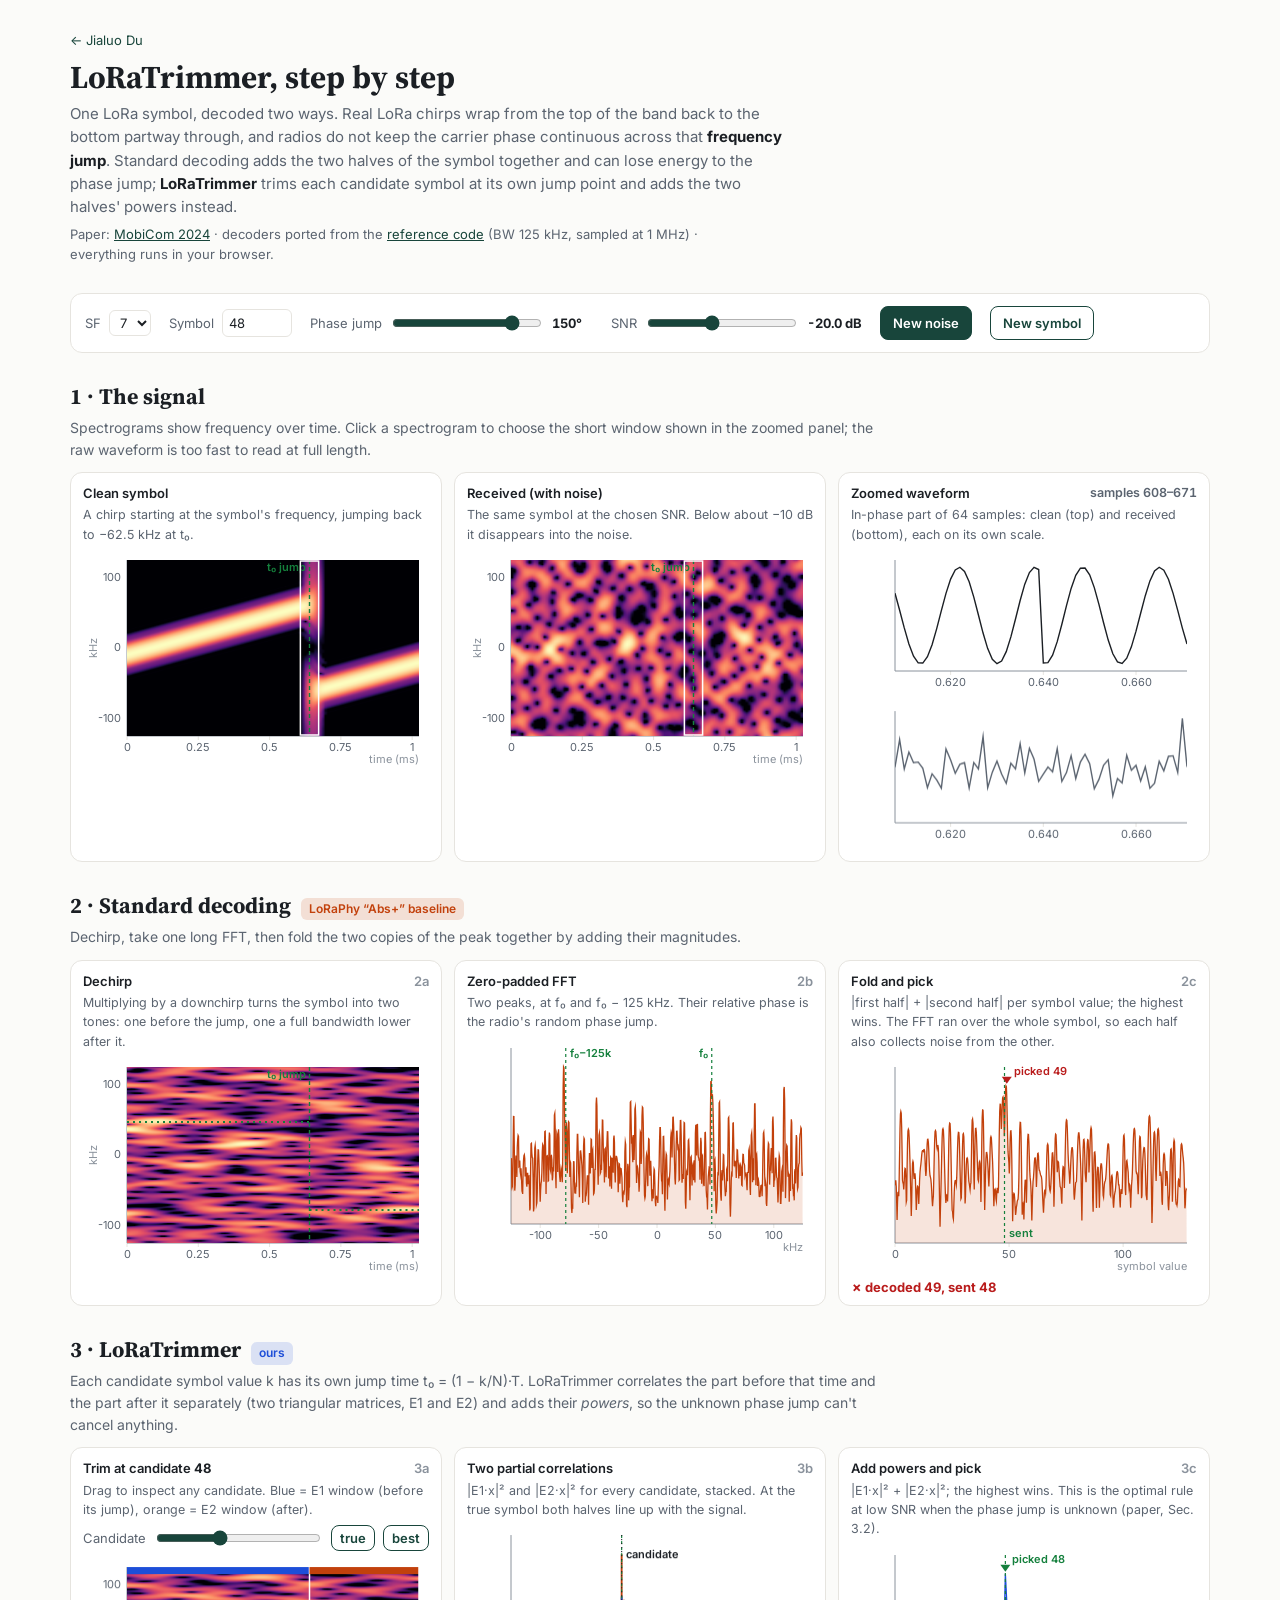
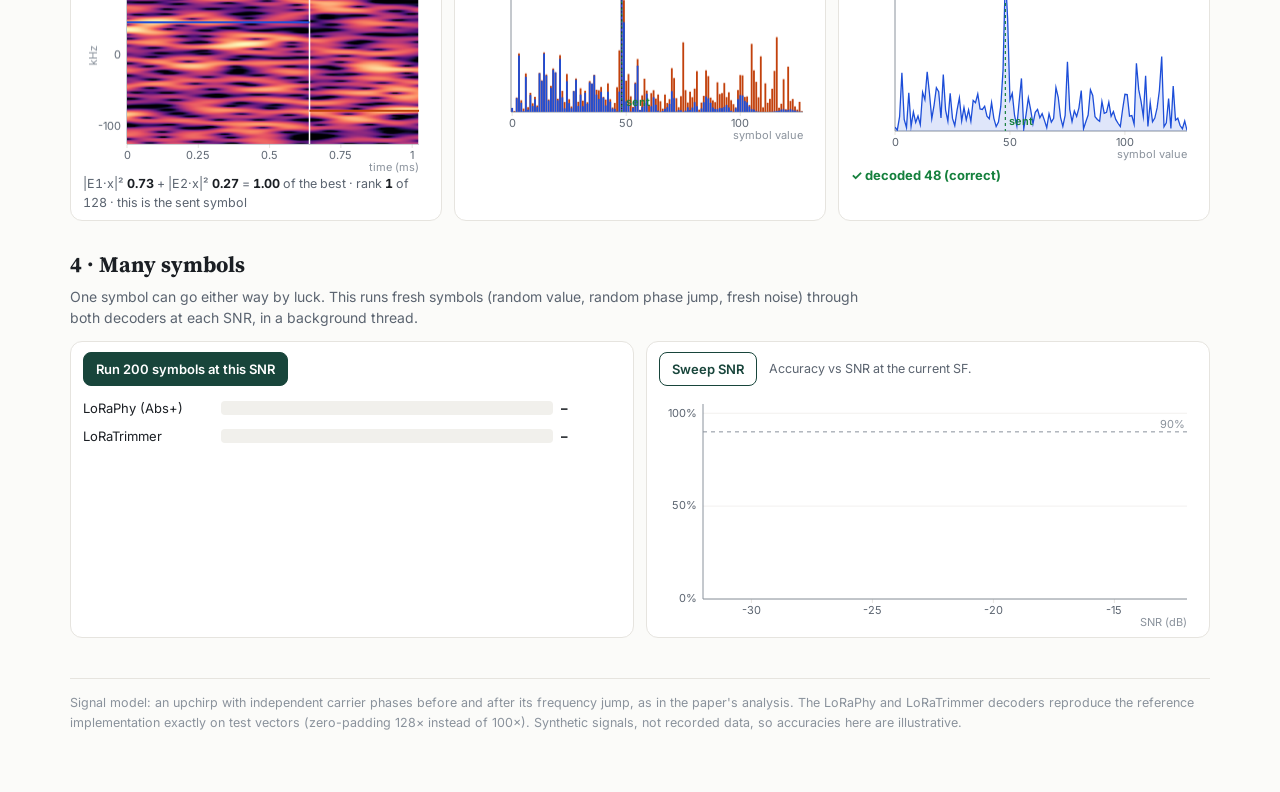
<file: demo/loratrimmer.html>
<!DOCTYPE html>
<html lang="en">
<head>
  <meta charset="UTF-8">
  <meta name="viewport" content="width=device-width, initial-scale=1.0">
  <title>LoRaTrimmer Demo</title>
  <meta name="description" content="Interactive demo of LoRaTrimmer (MobiCom 2024): decode one LoRa symbol step by step, standard LoRaPhy versus chirp trimming.">
  <link rel="preconnect" href="https://fonts.googleapis.com">
  <link rel="preconnect" href="https://fonts.gstatic.com" crossorigin>
  <link href="https://fonts.googleapis.com/css2?family=Inter:wght@400;500;600;700&family=Source+Serif+4:opsz,wght@8..60,600;8..60,700&display=swap" rel="stylesheet">
  <link rel="stylesheet" href="demo.css">
</head>
<body>
<div class="wrap">
  <header class="top">
    <a class="back" href="../index.html">← Jialuo Du</a>
    <h1>LoRaTrimmer, step by step</h1>
    <p class="lede">One LoRa symbol, decoded two ways. Real LoRa chirps wrap from the top of the band back to the bottom partway through, and radios do not keep the carrier phase continuous across that <b>frequency jump</b>. Standard decoding adds the two halves of the symbol together and can lose energy to the phase jump; <b>LoRaTrimmer</b> trims each candidate symbol at its own jump point and adds the two halves' powers instead.</p>
    <p class="lede" style="font-size:13px">Paper: <a href="https://dl.acm.org/doi/10.1145/3636534.3690681">MobiCom 2024</a> · decoders ported from the <a href="https://github.com/LoRaTrimmer/LoRaTrimmer">reference code</a> (BW 125 kHz, sampled at 1 MHz) · everything runs in your browser.</p>
  </header>

  <div class="controls" role="group" aria-label="Signal controls">
    <label class="ctl">SF <select id="sf"><option>7</option><option>8</option><option>9</option></select></label>
    <label class="ctl">Symbol <input id="code" type="number" min="0" step="1"></label>
    <label class="ctl">Phase jump <input id="jump" type="range" min="0" max="180" step="5"><b id="jumpv"></b></label>
    <label class="ctl" title="Per-sample SNR at the 1 MHz sample rate, as defined in the reference code">SNR <input id="snr" type="range" min="-35" max="0" step="0.5"><b id="snrv"></b></label>
    <button class="btn" id="newnoise">New noise</button>
    <button class="btn ghost" id="newsym">New symbol</button>
  </div>

  <section>
    <h2>1 · The signal</h2>
    <p class="sec-note">Spectrograms show frequency over time. Click a spectrogram to choose the short window shown in the zoomed panel; the raw waveform is too fast to read at full length.</p>
    <div class="grid">
      <div class="panel"><h3>Clean symbol</h3><p class="cap">A chirp starting at the symbol's frequency, jumping back to −62.5 kHz at t₀.</p><canvas id="specClean"></canvas></div>
      <div class="panel"><h3>Received (with noise)</h3><p class="cap">The same symbol at the chosen SNR. Below about −10 dB it disappears into the noise.</p><canvas id="specNoisy"></canvas></div>
      <div class="panel"><h3>Zoomed waveform <span class="kv" id="zoomv"></span></h3><p class="cap">In-phase part of 64 samples: clean (top) and received (bottom), each on its own scale.</p><canvas id="zoomClean" class="short"></canvas><canvas id="zoomNoisy" class="short"></canvas></div>
    </div>
  </section>

  <section>
    <h2>2 · Standard decoding <span class="tag base">LoRaPhy “Abs+” baseline</span></h2>
    <p class="sec-note">Dechirp, take one long FFT, then fold the two copies of the peak together by adding their magnitudes.</p>
    <div class="grid">
      <div class="panel"><h3><span>Dechirp</span><span class="step">2a</span></h3><p class="cap">Multiplying by a downchirp turns the symbol into two tones: one before the jump, one a full bandwidth lower after it.</p><canvas id="dechirp"></canvas></div>
      <div class="panel"><h3><span>Zero-padded FFT</span><span class="step">2b</span></h3><p class="cap">Two peaks, at f₀ and f₀ − 125 kHz. Their relative phase is the radio's random phase jump.</p><canvas id="fftfull"></canvas></div>
      <div class="panel"><h3><span>Fold and pick</span><span class="step">2c</span></h3><p class="cap">|first half| + |second half| per symbol value; the highest wins. The FFT ran over the whole symbol, so each half also collects noise from the other.</p><canvas id="folded"></canvas><div class="verdict" id="vBase"></div></div>
    </div>
  </section>

  <section>
    <h2>3 · LoRaTrimmer <span class="tag ours">ours</span></h2>
    <p class="sec-note">Each candidate symbol value k has its own jump time t₀ = (1 − k/N)·T. LoRaTrimmer correlates the part before that time and the part after it separately (two triangular matrices, E1 and E2) and adds their <em>powers</em>, so the unknown phase jump can't cancel anything.</p>
    <div class="grid">
      <div class="panel"><h3><span>Trim at candidate <b id="candv"></b></span><span class="step">3a</span></h3><p class="cap">Drag to inspect any candidate. Blue = E1 window (before its jump), orange = E2 window (after).</p>
        <label class="ctl" style="margin:0 0 6px">Candidate <input id="cand" type="range" min="0" step="1" style="flex:1"> <button class="btn ghost" id="toTrue" style="padding:2px 8px">true</button><button class="btn ghost" id="toBest" style="padding:2px 8px">best</button></label>
        <canvas id="trim"></canvas><div class="kv" id="trimv"></div></div>
      <div class="panel"><h3><span>Two partial correlations</span><span class="step">3b</span></h3><p class="cap">|E1·x|² and |E2·x|² for every candidate, stacked. At the true symbol both halves line up with the signal.</p><canvas id="parts"></canvas></div>
      <div class="panel"><h3><span>Add powers and pick</span><span class="step">3c</span></h3><p class="cap">|E1·x|² + |E2·x|²; the highest wins. This is the optimal rule at low SNR when the phase jump is unknown (paper, Sec. 3.2).</p><canvas id="vals"></canvas><div class="verdict" id="vOurs"></div></div>
    </div>
  </section>

  <section>
    <h2>4 · Many symbols</h2>
    <p class="sec-note">One symbol can go either way by luck. This runs fresh symbols (random value, random phase jump, fresh noise) through both decoders at each SNR, in a background thread.</p>
    <div class="grid two">
      <div class="panel">
        <div class="trials"><button class="btn" id="runTrials">Run 200 symbols at this SNR</button><span class="kv" id="trialStatus"></span></div>
        <div style="margin-top:12px; display:grid; gap:8px">
          <div class="bar-row"><span>LoRaPhy (Abs+)</span><span class="bar"><i id="barBase" style="background:var(--c-base);width:0"></i></span><b id="accBase">–</b></div>
          <div class="bar-row"><span>LoRaTrimmer</span><span class="bar"><i id="barOurs" style="background:var(--c-ours);width:0"></i></span><b id="accOurs">–</b></div>
        </div>
      </div>
      <div class="panel">
        <div class="trials"><button class="btn ghost" id="runSweep">Sweep SNR</button><span class="kv" id="sweepStatus">Accuracy vs SNR at the current SF.</span></div>
        <canvas id="sweep" class="short" style="margin-top:8px"></canvas>
      </div>
    </div>
  </section>

  <footer>Signal model: an upchirp with independent carrier phases before and after its frequency jump, as in the paper's analysis. The LoRaPhy and LoRaTrimmer decoders reproduce the reference implementation exactly on test vectors (zero-padding 128× instead of 100×). Synthetic signals, not recorded data, so accuracies here are illustrative.</footer>
</div>
<script type="module" src="js/loratrimmer-ui.js"></script>
</body>
</html>
</file>
<file: demo/demo.css>
:root {
  --bg: #fbfbf9; --surface: #ffffff; --ink: #1b1f24; --muted: #5b6470; --faint: #8a929c;
  --line: #e6e4df; --accent: #18453b; --accent-soft: #e7efe9; --chip: #f1f0ec;
  --c-base: #c2410c; --c-ours: #1d4ed8; --c-good: #15803d; --c-bad: #b91c1c; --c-aux: #b45309;
}
@media (prefers-color-scheme: dark) {
  :root {
    --bg: #121416; --surface: #1a1d20; --ink: #e8e6e1; --muted: #a3a9b1; --faint: #7d848c;
    --line: #2b2f33; --accent: #7fc4a8; --accent-soft: #1f3029; --chip: #24282c;
    --c-base: #fb923c; --c-ours: #60a5fa; --c-good: #4ade80; --c-bad: #f87171; --c-aux: #fbbf24;
  }
}
* { box-sizing: border-box; }
body { margin: 0; background: var(--bg); color: var(--ink); font: 15px/1.55 Inter, system-ui, -apple-system, "Segoe UI", Roboto, sans-serif; }
a { color: var(--accent); }
.wrap { max-width: 1180px; margin: 0 auto; padding: 0 20px 60px; }
header.top { padding: 28px 0 8px; }
.back { font-size: 13px; text-decoration: none; }
h1 { font-family: "Source Serif 4", Georgia, serif; font-size: 32px; line-height: 1.15; margin: 8px 0 6px; }
.lede { color: var(--muted); max-width: 80ch; margin: 0 0 6px; }
.lede b { color: var(--ink); }

/* controls */
.controls {
  position: sticky; top: 0; z-index: 5;
  display: flex; flex-wrap: wrap; gap: 10px 18px; align-items: center;
  padding: 12px 14px; margin: 14px 0 6px;
  background: color-mix(in srgb, var(--surface) 92%, transparent); backdrop-filter: blur(6px);
  border: 1px solid var(--line); border-radius: 12px;
}
.ctl { display: flex; align-items: center; gap: 8px; font-size: 13px; color: var(--muted); }
.ctl b { color: var(--ink); font-variant-numeric: tabular-nums; min-width: 4.5ch; display: inline-block; }
.ctl input[type=range] { width: 150px; accent-color: var(--accent); }
.ctl select, .ctl input[type=number] { font: inherit; padding: 3px 6px; border: 1px solid var(--line); border-radius: 6px; background: var(--surface); color: var(--ink); }
.ctl input[type=number] { width: 70px; }
button.btn {
  font: inherit; font-size: 13px; font-weight: 600; cursor: pointer;
  padding: 6px 12px; border-radius: 8px; border: 1px solid var(--accent);
  background: var(--accent); color: var(--surface);
}
button.btn.ghost { background: transparent; color: var(--accent); }
button.btn:disabled { opacity: .5; cursor: progress; }

/* sections and panels */
section { margin-top: 26px; }
h2 { font-family: "Source Serif 4", Georgia, serif; font-size: 22px; margin: 0 0 4px; display: flex; gap: 10px; align-items: baseline; flex-wrap: wrap; }
h2 .tag { font-family: Inter, system-ui, sans-serif; font-size: 12px; font-weight: 600; padding: 2px 8px; border-radius: 6px; }
.tag.base { background: color-mix(in srgb, var(--c-base) 15%, transparent); color: var(--c-base); }
.tag.ours { background: color-mix(in srgb, var(--c-ours) 15%, transparent); color: var(--c-ours); }
.sec-note { color: var(--muted); font-size: 14px; margin: 0 0 12px; max-width: 90ch; }
.grid { display: grid; grid-template-columns: repeat(3, minmax(0, 1fr)); gap: 12px; }
.grid.two { grid-template-columns: repeat(2, minmax(0, 1fr)); }
.panel { background: var(--surface); border: 1px solid var(--line); border-radius: 12px; padding: 10px 12px 8px; min-width: 0; }
.panel h3 { font-size: 13px; font-weight: 600; margin: 0 0 2px; display: flex; justify-content: space-between; gap: 8px; }
.panel h3 .step { color: var(--faint); font-weight: 600; }
.panel p.cap { font-size: 12.5px; color: var(--muted); margin: 0 0 6px; min-height: 2.6em; }
.panel canvas { width: 100%; aspect-ratio: 16 / 10; display: block; }
.panel canvas.tall { aspect-ratio: 4 / 3; }
.panel canvas.short { aspect-ratio: 16 / 7; }
.verdict { font-size: 13px; font-weight: 700; margin-top: 4px; min-height: 1.4em; }
.verdict.ok { color: var(--c-good); }
.verdict.bad { color: var(--c-bad); }
.kv { font-size: 12.5px; color: var(--muted); font-variant-numeric: tabular-nums; }
.kv b { color: var(--ink); }
.trials { display: flex; flex-wrap: wrap; gap: 12px; align-items: center; }
.bar-row { display: grid; grid-template-columns: 130px 1fr 60px; gap: 8px; align-items: center; font-size: 13px; }
.bar { height: 14px; border-radius: 4px; background: var(--chip); overflow: hidden; }
.bar > i { display: block; height: 100%; }
footer { margin-top: 40px; font-size: 12.5px; color: var(--faint); border-top: 1px solid var(--line); padding-top: 14px; }

@media (max-width: 860px) {
  .grid, .grid.two { grid-template-columns: 1fr; }
  .ctl input[type=range] { width: 120px; }
  h1 { font-size: 26px; }
}
</file>
